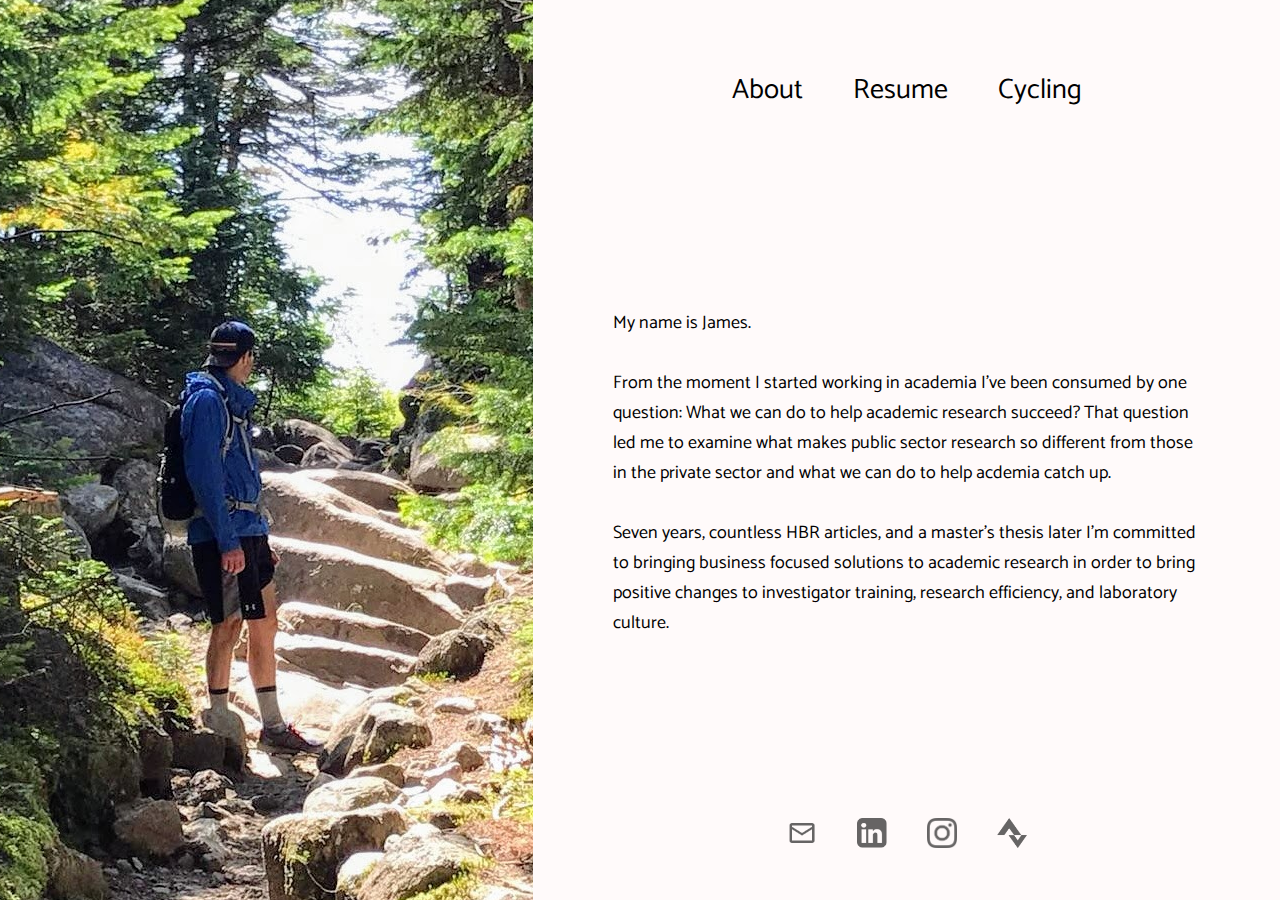
<file: index.html>
<html>
<head>
<title>James deMelo</title>
<meta name="viewport" content="width=device-width, initial-scale=1.0">
<link href='https://fonts.googleapis.com/css?family=Catamaran' rel='stylesheet'>
<link href="styles.css" type="text/css" rel="stylesheet" >
</head>

<body>
<div class="row">
	<div class="col-5 col-m-12 left">
		<!-- This is the left column where the pic goes -->
		<img src="images/distance.jpg" class="img" />
		<!-- The height=100% is the thing that lets it fit screen without scroll bars; the flex shrink above allows it to maintain sizing when adjusting screen size. However it shrinks it beyond repair when belox 600px. Still need a better solution. -->
	</div>
	
	<div class="col-7 col-m-12 right">
		<div class="navbar">
			<a href="index.html">About</a>
			<a href="professional.html">Resume</a>
			<!-- <a href="blacksquirrel.html">Black&nbsp;Squirrel</a> -->
			<a href="cycling.html">Cycling</a>
			<!-- <a href="bio.html">About&nbsp;Me</a> -->
		</div>
		<div class="body">
			My name is James.
			<br /><br />
			From the moment I started working in academia I've been consumed by one question: What we can do to help academic research succeed? That question led me to examine what makes public sector research so different from those in the private sector and what we can do to help acdemia catch up. 
			<br /><br />
			Seven years, countless HBR articles, and a master's thesis later I'm committed to bringing business focused solutions to academic research in order to bring positive changes to investigator training, research efficiency, and laboratory culture. 
		</div>
		<!-- reserved for future notices
		<div class="notice">
			Please bear with me while I put the finishing touches on the links above.<br />
			In the meantime you can use the links below to get in touch.<br />
			<br />
			Thank you!
		</div>
		-->
		<div class="social">
			<a href="mailto:info@jamesrdemelo.com">
				<img src="images/email.png"></a>
			<a href="https://www.linkedin.com/in/jrdemelo/">
				<img src="images/linkedin.png"></a>
			<a href=https://instagram.com/jamesonbikes>
				<img src="images/instagram.png"></a>
			<a href="https://strava.com/athletes/jamescantrun">
				<img src="images/strava4.png"></a>
		</div>
	</div>
</div>
</body>
</html>
</file>
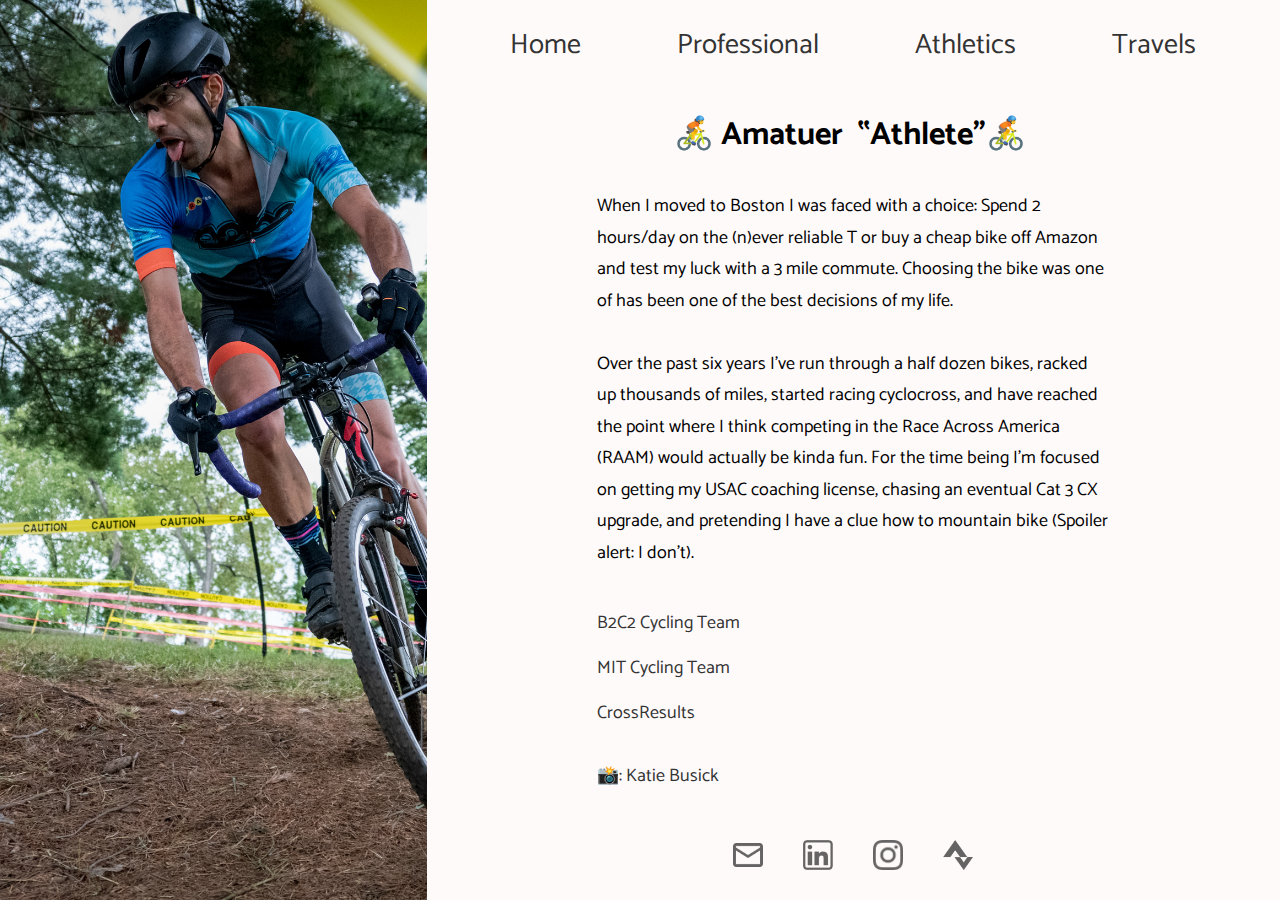
<file: athletics.html>
<html>
<head>
<title>James deMelo - Athletics</title>
<meta name="viewport" content="width=device-width, initial-scale=1.0">
<link href='https://fonts.googleapis.com/css?family=Catamaran' rel='stylesheet'>
<link href="primary.css" type="text/css" rel="stylesheet" >
</head>

<body>

<div class="row">
	<div class="col-4 col-m-12 leftath topath">
		<!-- This is the left column where the pic goes -->
		<img class="img" src="images/athletics.jpg" />
		<!-- The height=100% is the thing that lets it fit screen without scroll bars; the flex shrink above allows it to maintain sizing when adjusting screen size. However it shrinks it beyond repair when belox 600px. Still need a better solution. -->
	</div>

	<div class="col-8 col-m-12 right bottom">
		<div class="navbar mnavbar">
			<a href="index.html">Home</a>
			<a href="professional.html">Professional</a>
			<a href="athletics.html">Athletics</a>
			<a href="travels.html">Travels</a>
		</div>

		<div class="heading">
			<span class="flipper">🚴</span>&nbsp;Amatuer &nbsp;<span class="flipper">"</span>Athlete" <span class="flipper">&nbsp;🚴</span><br />
		</div>

		<div class="bodysub">
			When I moved to Boston I was faced with a choice: Spend 2 hours/day on the (n)ever reliable T or buy a cheap bike off Amazon and test my luck with a 3 mile commute. Choosing the bike was one of has been one of the best decisions of my life.<br /><br />
			Over the past six years I've run through a half dozen bikes, racked up thousands of miles, started racing cyclocross, and have reached the point where I think competing in the Race Across America (RAAM) would actually be kinda fun. For the time being I'm focused on getting my USAC coaching license, chasing an eventual Cat 3 CX upgrade, and pretending I have a clue how to mountain bike (Spoiler alert: I don't).<br /><br />
			<a href="https://b2c2cycling.com">B2C2 Cycling Team</a><br />
			<a href="http://cycling.mit.edu/">MIT Cycling Team</a><br />
			<a href="https://www.crossresults.com/racer/172600">CrossResults</a><br />
			<p></p>
			<a class="photocredits" href="https://katiebusick.smugmug.com/">📸: Katie Busick</a>
		</div>
		<!-- omitted reserved for future notices
		<div class="notice">
			 
			Please bear with me while I put the finishing touches on the links above.<br />
			In the meantime you can use the links below to get in touch.<br />
			<br />
			Thank you!
		</div>
		-->
		<div class="social">
			<div class="socialemail">
				<a href="mailto:info@jamesrdemelo.com">
				<img src="images/icons/blank.png"></a></div>
			<div class="sociallinked">
				<a href="https://www.linkedin.com/in/jrdemelo/">
				<img src="images/icons/blank.png"></a></div>
			<div class="socialinsta">
				<a href=https://instagram.com/jamesonbikes>
				<img src="images/icons/blank.png"></a></div>
			<div class="socialstrava">
				<a href="https://strava.com/athletes/jamescantrun">
				<img src="images/icons/blank.png"></a></div>

	</div>
</div>
</body>
</html>
</file>
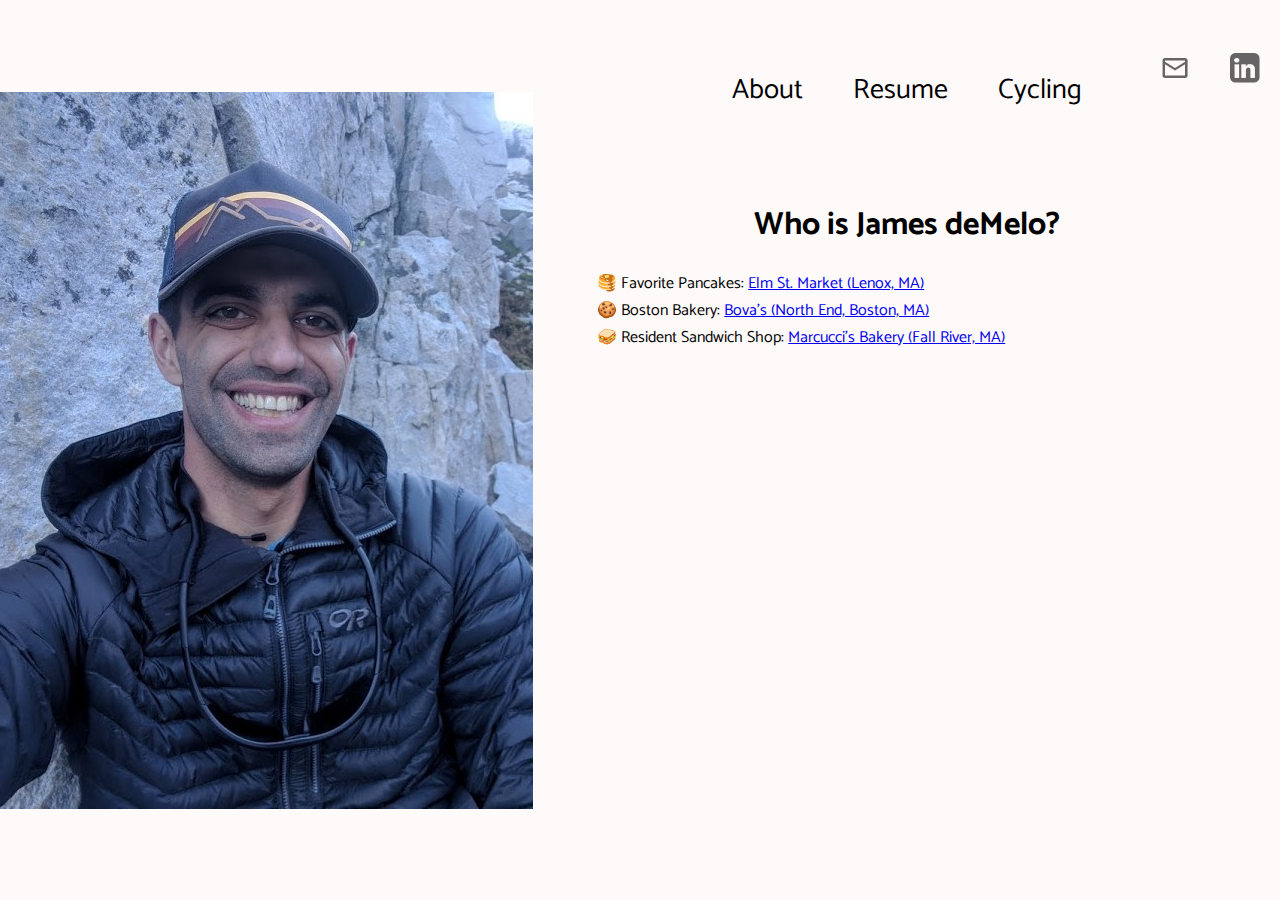
<file: bio.html>
<html>
<head>
<title>James deMelo - Biography</title>
<meta name="viewport" content="width=device-width, initial-scale=1.0">
<link href='https://fonts.googleapis.com/css?family=Catamaran' rel='stylesheet'>
<link href="styles.css" type="text/css" rel="stylesheet" >
</head>

<body>
<div class="row">
	<div class="col-5 col-m-12 leftbio">
		<!-- This is the left column where the pic goes -->
		<img src="images/jmtshark.jpg" class="img" />
		<!-- The height=100% is the thing that lets it fit screen without scroll bars; the flex shrink above allows it to maintain sizing when adjusting screen size. However it shrinks it beyond repair when belox 600px. Still need a better solution. -->
	</div>

	<div class="col-7 col-m-12 right">
		<div class="navbar">
			<a href="index.html">About</a>
			<a href="professional.html">Resume</a>
			<!-- <a href="blacksquirrel.html">Black&nbsp;Squirrel</a> -->
			<a href="cycling.html">Cycling</a>
			<!-- <a href="bio.html">About&nbsp;Me</a> -->
		</div>

			<div class="heading">
				Who is James deMelo?<p />
			</div>
			<!-- holding everyting out for editing 
		<div class="bodybio">
			- I batted .534 and stole 63 bases my second year of little league, at least according to my totally not dorky 'MLB Super Data Blaster'.<br />
			- I created a fully functional, web-based, biology video game using javascript in high school.<br />
			- I applied to college planning to studying music but ended up in a neuroscience lab.<br />
			- I ran my first ultramarathon without having run more than 14 miles.<br />
			- I probably (definitely) care way too much about Strava KOM's.<br /><br /> -->
			🥞 Favorite Pancakes:&nbsp;<a href="https://goo.gl/maps/KaRKRN7EC112">Elm St. Market (Lenox, MA)</a><br />
			🍪 Boston Bakery:&nbsp;<a href="https://goo.gl/maps/CuCxv2SNNc62">Bova's (North End, Boston, MA)</a><br />
			🥪 Resident Sandwich Shop:&nbsp;<a href="https://goo.gl/maps/RQKYXiKhcYQ2">Marcucci's Bakery (Fall River, MA)</a><br />
		</div>

		<!-- reserved for future notices
		<div class="notice">
			Please bear with me while I put the finishing touches on the links above.<br />
			In the meantime you can use the links below to get in touch.<br />
			<br />
			Thank you!
		</div>
		-->
		<div class="social">
			<a href="mailto:info@jamesrdemelo.com">
				<img src="images/email.png"></a>
			<a href="https://www.linkedin.com/in/jrdemelo/">
				<img src="images/linkedin.png"></a>
			<a href=https://instagram.com/jrsillythings>
				<img src="images/instagram.png"></a>
			<a href="https://strava.com/athletes/jamescantrun">
				<img src="images/strava4.png"></a>
		</div>
	</div>
</div>
</body>
</html>
</file>
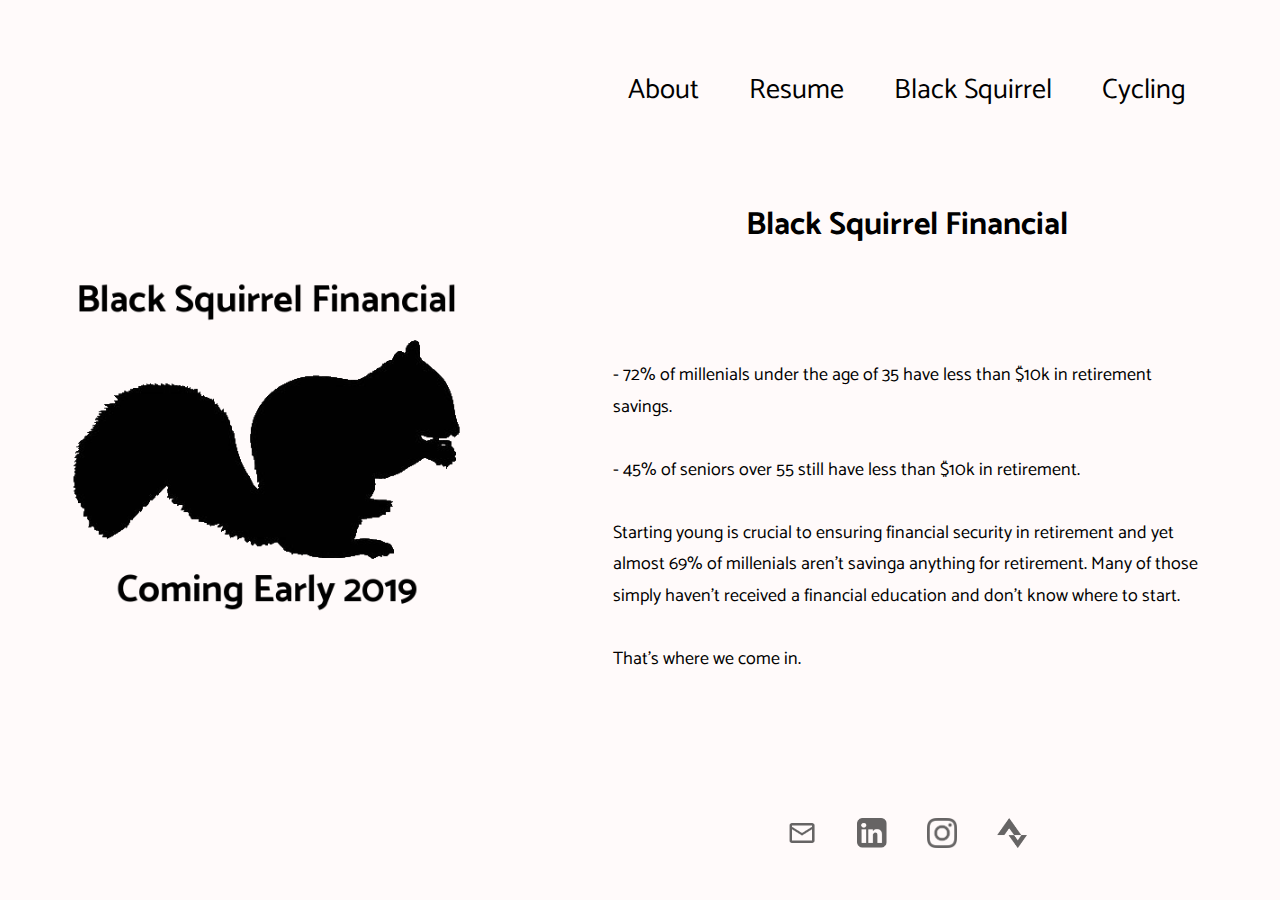
<file: blacksquirrel.html>
<html>
<head>
<title>James deMelo - Black Squirrel</title>
<meta name="viewport" content="width=device-width, initial-scale=1.0">
<link href='https://fonts.googleapis.com/css?family=Catamaran' rel='stylesheet'>
<link href="styles.css" type="text/css" rel="stylesheet" >
</head>

<body>
<div class="row">
	<div class="col-5 col-m-12 leftbs">
		<!-- This is the left column where the pic goes -->
		<img src="images/bsflogo.png" class="img" />
		<!-- The height=100% is the thing that lets it fit screen without scroll bars; the flex shrink above allows it to maintain sizing when adjusting screen size. However it shrinks it beyond repair when belox 600px. Still need a better solution. -->
	</div>

	<div class="col-7 col-m-12 right">
		<div class="navbar">
			<a href="index.html">About</a>
			<a href="professional.html">Resume</a>
			<a href="blacksquirrel.html">Black&nbsp;Squirrel</a>
			<a href="cycling.html">Cycling</a>
			<!-- <a href="bio.html">About&nbsp;Me</a> -->
		</div>
		<div class="heading">
			Black Squirrel Financial<br />
		</div>
		<div class="bodysub">
			- 72% of millenials under the age of 35 have less than $10k in retirement savings.<br /><br />
			- 45% of seniors over 55 still have less than $10k in retirement.<br />
			<br />
			Starting young is crucial to ensuring financial security in retirement and yet almost 69% of millenials aren't savinga anything for retirement. Many of those simply haven't received a financial education and don't know where to start.<br />
			<br />
			That's where we come in.
		</div>
		<!-- reserved for future notices
		<div class="notice">
			Please bear with me while I put the finishing touches on the links above.<br />
			In the meantime you can use the links below to get in touch.<br />
			<br />
			Thank you!
		</div>
		-->
		<div class="social">
			<a href="mailto:info@jamesrdemelo.com">
				<img src="images/email.png"></a>
			<a href="https://www.linkedin.com/in/jrdemelo/">
				<img src="images/linkedin.png"></a>
			<a href=https://instagram.com/jrsillythings>
				<img src="images/instagram.png"></a>
			<a href="https://strava.com/athletes/jamescantrun">
				<img src="images/strava4.png"></a>
		</div>
	</div>
</div>
</body>
</html>
</file>
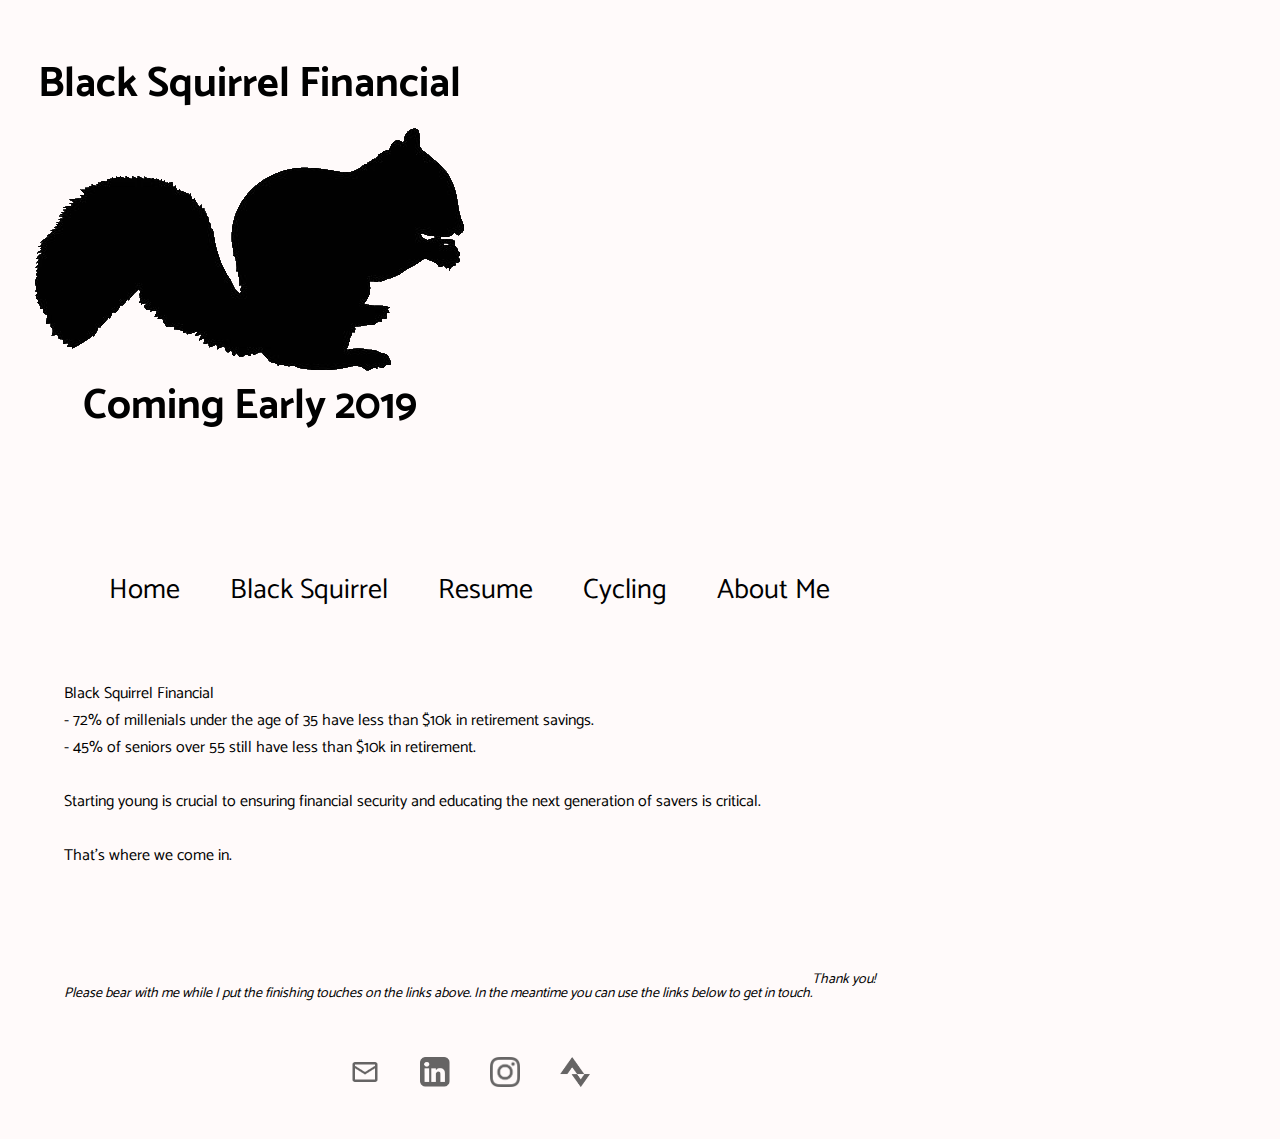
<file: bsfp.html>
<html>
<head>
<title>James deMelo - Black Squirrel</title>
<link href='https://fonts.googleapis.com/css?family=Catamaran' rel='stylesheet'>
<link href="styles.css" type="text/css" rel="stylesheet" >
</head>

<body>
<div class="row">
	<div class="leftbsfp">
		<!-- This is the left column where the pic goes -->
		<img src="images/bsflogo.png" class="img" />
		<!-- The height=100% is the thing that lets it fit screen without scroll bars; the flex shrink above allows it to maintain sizing when adjusting screen size. However it shrinks it beyond repair when belox 600px. Still need a better solution. -->
	</div>
	<div class="right">
		<div class="outerbox">
			<div class="navbarbox">
			<div class="navbar">
				<a href="index.html">Home</a>
				<a href="bsfp.html">Black Squirrel</a>
				<a href="professional.html">Resume</a>
				<a href="cycling.html">Cycling</a>
				<a href="bio.html">About Me</a>
				</div>
			</div>
		<div class="pitchbox">
			<div class="pitch">
				<div class="headingssubpage">
					Black Squirrel Financial<br />
				</div>
				<div class="bodytextbsfp">
					- 72% of millenials under the age of 35 have less than $10k in retirement savings. <br />
					- 45% of seniors over 55 still have less than $10k in retirement.<br />
					<br />
					Starting young is crucial to ensuring financial security and educating the next generation of savers is critical.<br />
					<br />
					That's where we come in.

				</div>
				<div class="notice">
					Please bear with me while I put the finishing touches on the links above.
					In the meantime you can use the links below to get in touch.
					<p />
					Thank you!
				</div>
			</div>
		</div>
			<div class="social">
				<a href="mailto:info@jamesrdemelo.com">
					<img src="images/email.png"></a>
				<a href="https://www.linkedin.com/in/jrdemelo/">
					<img src="images/linkedin.png"></a>
				<a href=https://instagram.com/jrsillythings>
					<img src="images/instagram.png"></a>
				<a href="https://strava.com/athletes/jamescantrun">
					<img src="images/strava4.png"></a>
			</div>
		</div>
	</div>
</div>
</body>
</html>
</file>
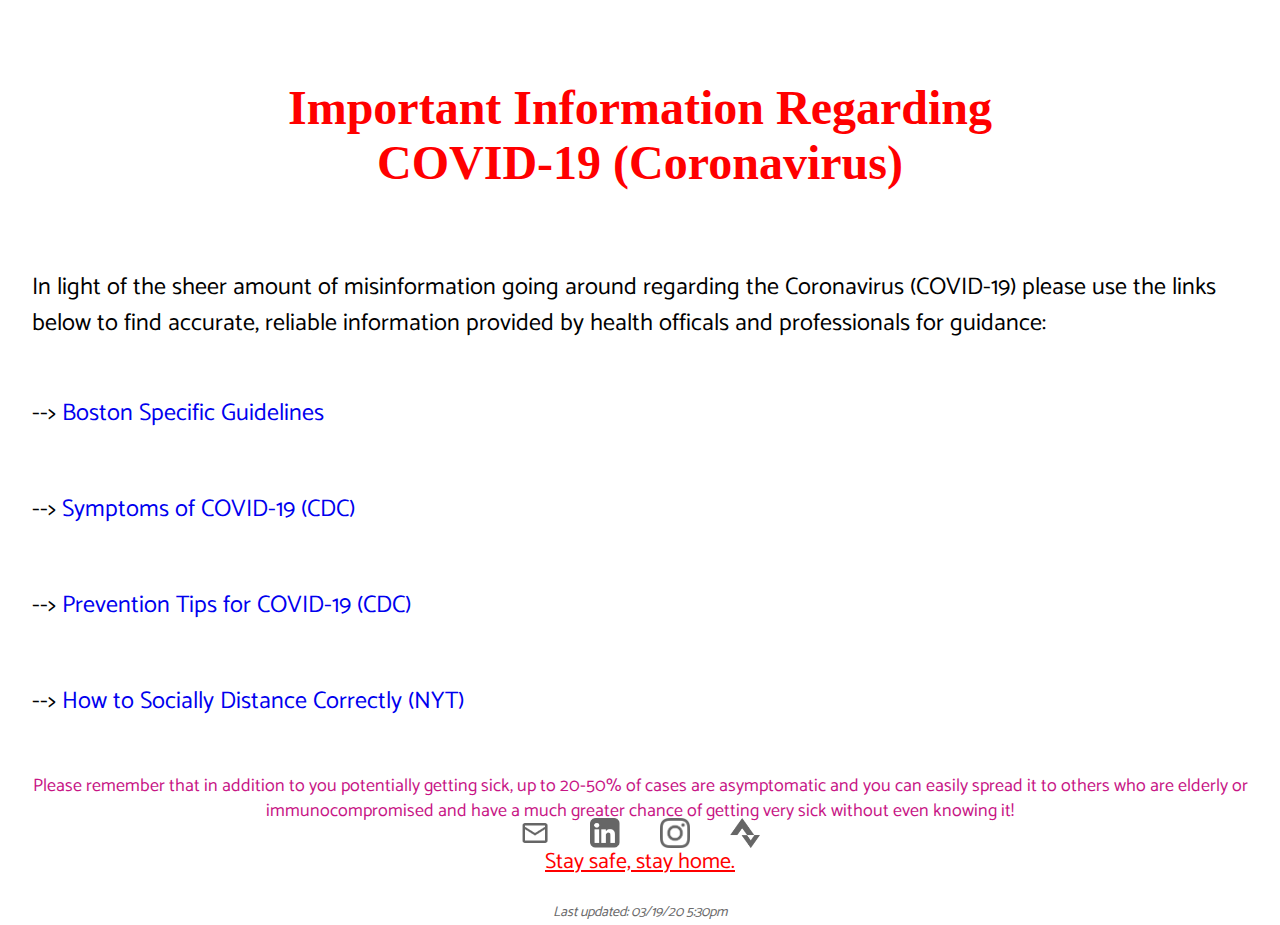
<file: covid.html>
<html>
<head>
<title>James deMelo - COVID-19 Information</title>
<meta name="viewport" content="width=device-width, initial-scale=1.0">
<link href='https://fonts.googleapis.com/css?family=Catamaran' rel='stylesheet'>
<link href="styles.css" type="text/css" rel="stylesheet" >
</head>

<body>
<!--
<div class="row">
	<div class="col-5 col-m-12 leftcyc">
		This is the left column where the pic goes
		<img src="images/distance.JPG" class="img" />
		The height=100% is the thing that lets it fit screen without scroll bars; the flex shrink above allows it to maintain sizing when adjusting screen size. However it shrinks it beyond repair when belox 600px. Still need a better solution.
	</div> 

	<div class="col-12 col-m-12 right">
		<div class="navbar">
			<a href="index.html">About</a>
			<a href="professional.html">Resume</a>
			<a href="blacksquirrel.html">Black&nbsp;Squirrel</a>
			<a href="cycling.html">Cycling</a>
			<a href="bio.html">About&nbsp;Me</a>
		</div>
 -->		

			<div class="headingc19">
				Important Information Regarding <br />COVID-19 (Coronavirus)<p />
			</div>
		<div class="bodyc19">
			In light of the sheer amount of misinformation going around regarding the Coronavirus (COVID-19) please use the links below to find accurate, reliable information provided by health officals and professionals for guidance:<p/>
			
			--> <a href="https://www.boston.gov/departments/public-health-commission/coronavirus-guidance">Boston Specific Guidelines</a><br />
			--> <a href="https://www.cdc.gov/coronavirus/2019-ncov/symptoms-testing/symptoms.html">Symptoms of COVID-19 (CDC)</a><br />
			--> <a href="https://www.cdc.gov/coronavirus/2019-ncov/prepare/prevention.html">Prevention Tips for COVID-19 (CDC)</a><br />
			--> <a style="padding-top: 220px;" href="http://jamesrdemelo.com/assets/SocialDistancingNYT">How to Socially Distance Correctly (NYT)</a><br />
			<p/>
			<div style="font-size: 18px; color: mediumvioletred;  line-height: 140%; text-align: center; text-decoration-style: italic">
			Please remember that in addition to you potentially getting sick, up to 20-50% of cases are asymptomatic and you can easily spread it to others who are elderly or immunocompromised and have a much greater chance of getting very sick without even knowing it!
				<div style="text-align: center; color: red; font-size: 22px; text-decoration: underline;">
				</br>Stay safe, stay home.</div>
				<div style="text-align: center; color: dimgrey; font-size: 14px; font-style: italic">
				</br>Last updated: 03/19/20 5:30pm</div>
			</div>
		</div>
		

		<!-- omitted reserved for future notices
		<div class="notice">
			 
			Please bear with me while I put the finishing touches on the links above.<br />
			In the meantime you can use the links below to get in touch.<br />
			<br />
			Thank you!
		</div>
		-->
		<div class="social">
			<a href="mailto:info@jamesrdemelo.com">
				<img src="images/email.png"></a>
			<a href="https://www.linkedin.com/in/jrdemelo/">
				<img src="images/linkedin.png"></a>
			<a href=https://instagram.com/jamesonbikes>
				<img src="images/instagram.png"></a>
			<a href="https://strava.com/athletes/jamescantrun">
				<img src="images/strava4.png"></a>
		</div>
	</div>
</div>
</body>
</html>
</file>
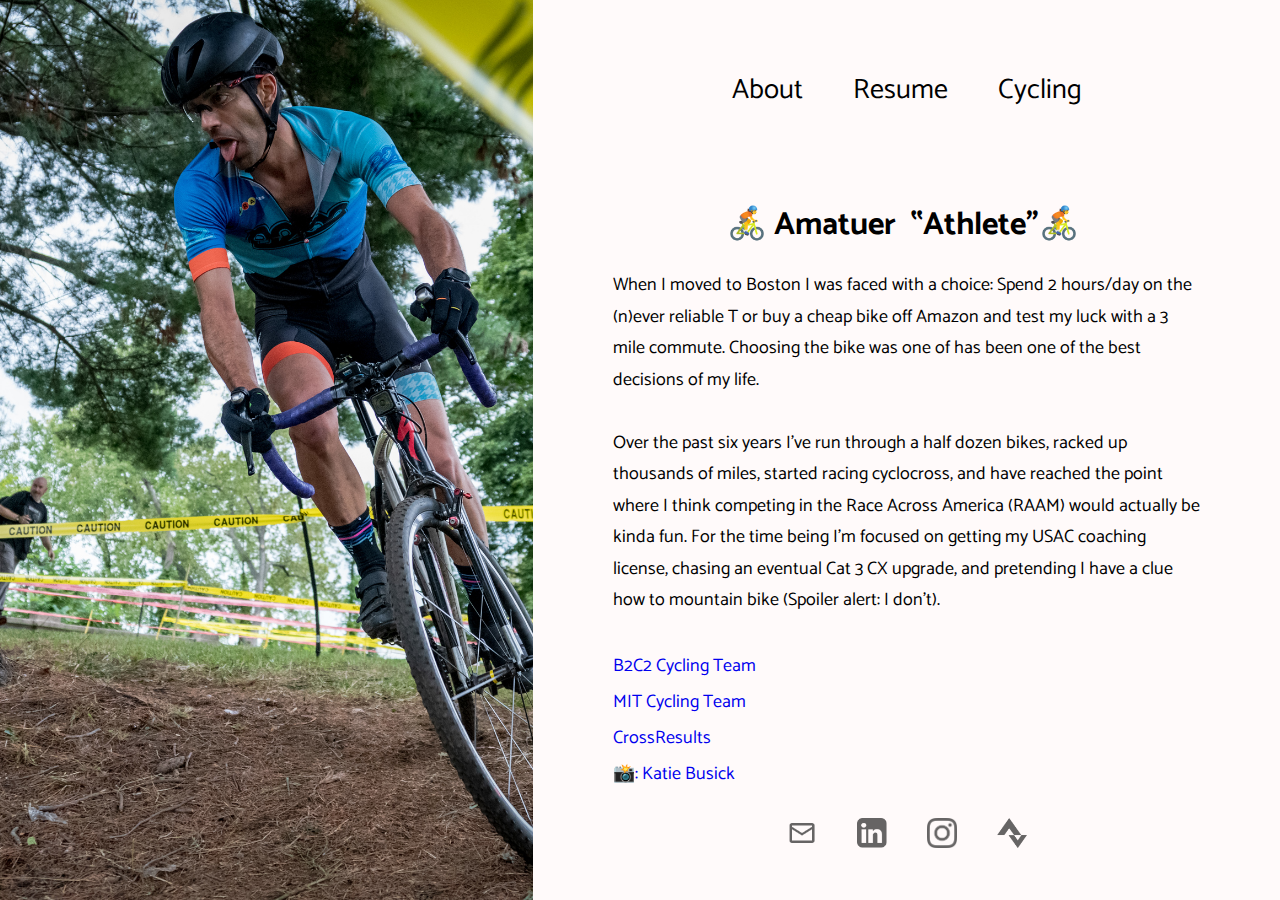
<file: cycling.html>
<html>
<head>
<title>James deMelo - Cycling</title>
<meta name="viewport" content="width=device-width, initial-scale=1.0">
<link href='https://fonts.googleapis.com/css?family=Catamaran' rel='stylesheet'>
<link href="styles.css" type="text/css" rel="stylesheet" >
</head>

<body>
<div class="row">
	<div class="col-5 col-m-12 leftcyc">
		<!-- This is the left column where the pic goes -->
		<img src="images/hydra.jpg" class="img" />
		<!-- The height=100% is the thing that lets it fit screen without scroll bars; the flex shrink above allows it to maintain sizing when adjusting screen size. However it shrinks it beyond repair when belox 600px. Still need a better solution. -->
	</div>

	<div class="col-7 col-m-12 right">
		<div class="navbar">
			<a href="index.html">About</a>
			<a href="professional.html">Resume</a>
			<!-- <a href="blacksquirrel.html">Black&nbsp;Squirrel</a> -->
			<a href="cycling.html">Cycling</a>
			<!-- <a href="bio.html">About&nbsp;Me</a> -->
		</div>
		<div class="heading">
			<span class="flipper">🚴</span>&nbsp;Amatuer &nbsp;<span class="flipper">"</span>Athlete" <span class="flipper">&nbsp;🚴</span><br />
		</div>
		<div class="bodycyc">
			When I moved to Boston I was faced with a choice: Spend 2 hours/day on the (n)ever reliable T or buy a cheap bike off Amazon and test my luck with a 3 mile commute. Choosing the bike was one of has been one of the best decisions of my life.<br /><br />
			Over the past six years I've run through a half dozen bikes, racked up thousands of miles, started racing cyclocross, and have reached the point where I think competing in the Race Across America (RAAM) would actually be kinda fun. For the time being I'm focused on getting my USAC coaching license, chasing an eventual Cat 3 CX upgrade, and pretending I have a clue how to mountain bike (Spoiler alert: I don't).<br /><br />
			<a href="https://b2c2cycling.com">B2C2 Cycling Team</a><br />
			<a href="http://cycling.mit.edu/">MIT Cycling Team</a><br />
			<a href="https://www.crossresults.com/racer/172600">CrossResults</a><br />
			<p></p>
			<a class="photocredits" href="https://katiebusick.smugmug.com/">📸: Katie Busick</a>
		</div>
		<!-- omitted reserved for future notices
		<div class="notice">
			 
			Please bear with me while I put the finishing touches on the links above.<br />
			In the meantime you can use the links below to get in touch.<br />
			<br />
			Thank you!
		</div>
		-->
		<div class="social">
			<a href="mailto:info@jamesrdemelo.com">
				<img src="images/email.png"></a>
			<a href="https://www.linkedin.com/in/jrdemelo/">
				<img src="images/linkedin.png"></a>
			<a href=https://instagram.com/jamesonbikes>
				<img src="images/instagram.png"></a>
			<a href="https://strava.com/athletes/jamescantrun">
				<img src="images/strava4.png"></a>
		</div>
	</div>
</div>
</body>
</html>
</file>
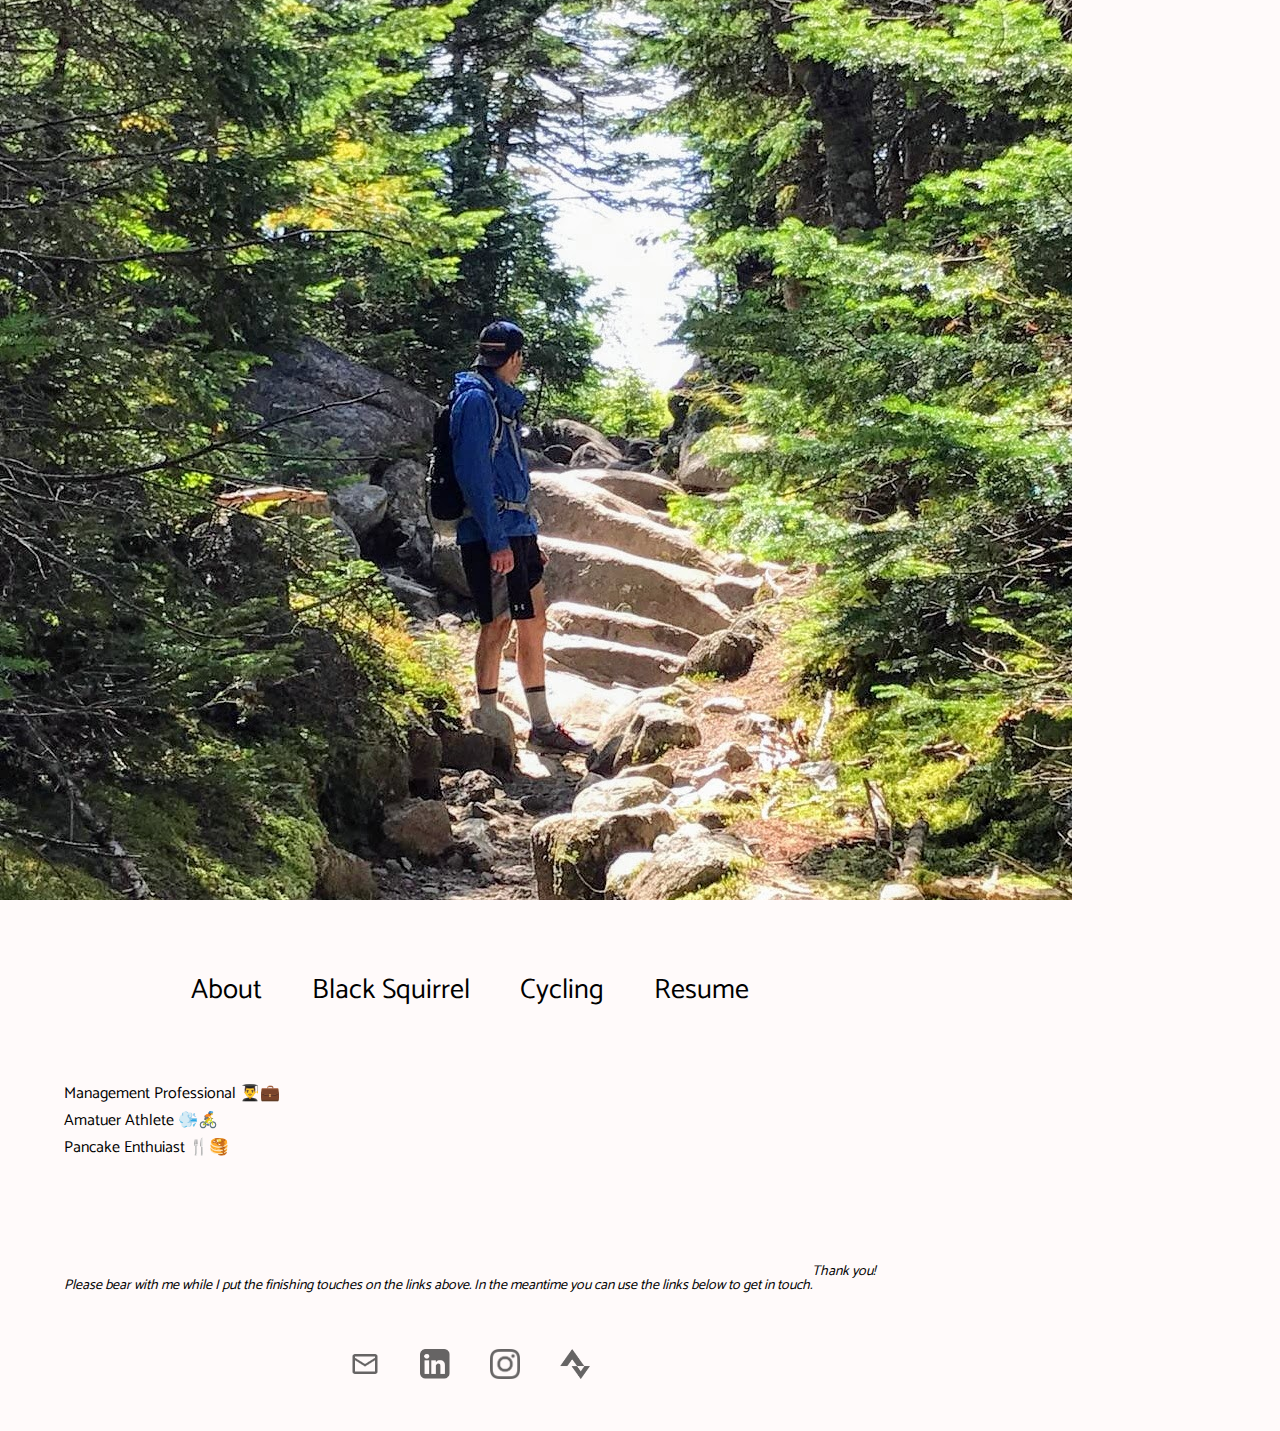
<file: index_edit.html>
<html>
<head>
<title>James R deMelo</title>
<link href='https://fonts.googleapis.com/css?family=Catamaran' rel='stylesheet'>
<link href="styles.css" type="text/css" rel="stylesheet" >
</head>

<body>
<div class="row">
	<div class="left">
		<!-- This is the left column where the pic goes -->
		<img src="distance.jpg" class="img" />
		<!-- The height=100% is the thing that lets it fit screen without scroll bars; the flex shrink above allows it to maintain sizing when adjusting screen size. However it shrinks it beyond repair when belox 600px. Still need a better solution. -->
	</div>
	<div class="right">
		<div class="outerbox">
			<div class="navbarbox">
			<div class="navbar">
				<a href="index.html">About</a>
				<a href="bsfp.html">Black Squirrel</a>
				<a href="cycling.html">Cycling</a>
				<a href="professional.html">Resume</a>
				</div>
			</div>
		<div class="pitchbox">
			<div class="pitch">
				<div class="headings">
					Management Professional 👨‍🎓💼 <br />
					Amatuer Athlete <span class="flipper">🚴‍️💨</span><br />
					Pancake Enthuiast 🍴🥞<br />
				</div>
				<div class="bodytext">
					
				</div>
				<div class="notice">
					Please bear with me while I put the finishing touches on the links above.
					In the meantime you can use the links below to get in touch.
					<p />
					Thank you!
				</div>
			</div>
		</div>
			<div class="social">
				<a href="mailto:info@jamesrdemelo.com">
					<img src="images/email.png"></a>
				<a href="https://www.linkedin.com/in/jrdemelo/">
					<img src="images/linkedin.png"></a>
				<a href=https://instagram.com/jrsillythings>
					<img src="images/instagram.png"></a>
				<a href="https://strava.com/athletes/jamescantrun">
					<img src="images/strava4.png"></a>
			</div>
		</div>
	</div>
</div>
</body>
</html>
</file>
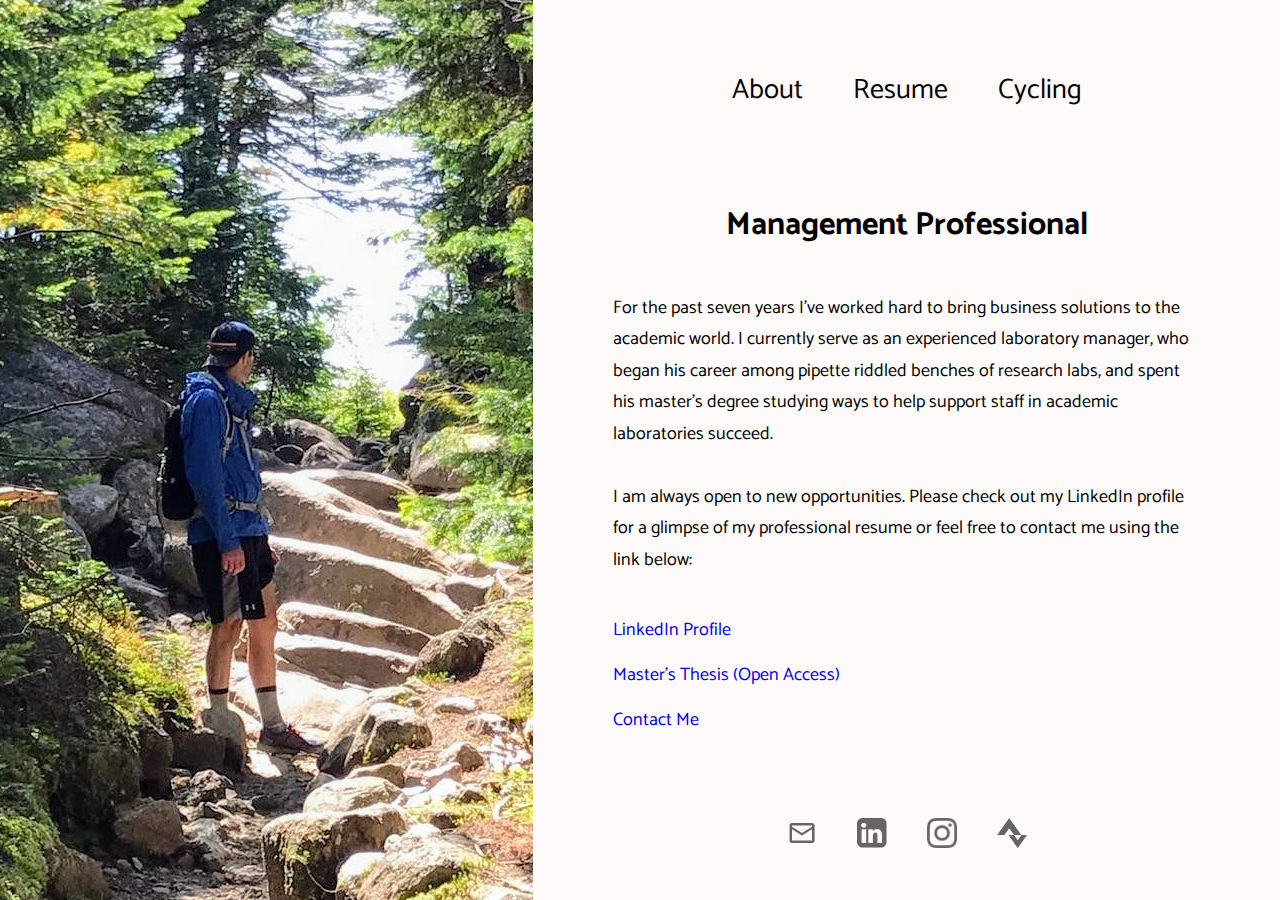
<file: professional.html>
<html>
<head>
<title>James deMelo - Professional Resume</title>
<meta name="viewport" content="width=device-width, initial-scale=1.0">
<link href='https://fonts.googleapis.com/css?family=Catamaran' rel='stylesheet'>
<link href="styles.css" type="text/css" rel="stylesheet" >
</head>

<body>
<div class="row">
	<div class="col-5 col-m-12 left">
		<!-- This is the left column where the pic goes -->
		<img src="images/distance.jpg" class="img" />
		<!-- The height=100% is the thing that lets it fit screen without scroll bars; the flex shrink above allows it to maintain sizing when adjusting screen size. However it shrinks it beyond repair when belox 600px. Still need a better solution. -->
	</div>

	<div class="col-7 col-m-12 right">
		<div class="navbar">
			<a href="index.html">About</a>
			<a href="professional.html">Resume</a>
			<!-- <a href="blacksquirrel.html">Black&nbsp;Squirrel</a> -->
			<a href="cycling.html">Cycling</a>
			<!-- <a href="bio.html">About&nbsp;Me</a> -->
		</div>
		<div class="heading">
			Management Professional<br />
		</div>
		<div class="bodysub">
			For the past seven years I've worked hard to bring business solutions to the academic world. I currently serve as an experienced laboratory manager, who began his career among pipette riddled benches of research labs, and spent his master's degree studying ways to help support staff in academic laboratories succeed.<br /><br />
			I am always open to new opportunities. Please check out my LinkedIn profile for a glimpse of my professional resume or feel free to contact me using the link below:<br /><br />
			
			<a href="https://www.linkedin.com/in/jrdemelo/">LinkedIn Profile</a><br />
			<a href="http://nrs.harvard.edu/urn-3:HUL.InstRepos:37945102">Master's Thesis (Open Access)</a><br />
			<a href="mailto:work@jamesrdemelo.com">Contact Me</a><br />
		</div>
		<!-- held for future notices
		<div class="notice">
			Please bear with me while I put the finishing touches on the links above.<br />
			In the meantime you can use the links below to get in touch.<br />
			<br />
			Thank you!
		</div>
		-->
		<div class="social">
			<a href="mailto:info@jamesrdemelo.com">
				<img src="images/email.png"></a>
			<a href="https://www.linkedin.com/in/jrdemelo/">
				<img src="images/linkedin.png"></a>
			<a href=https://instagram.com/jamesonbikes>
				<img src="images/instagram.png"></a>
			<a href="https://strava.com/athletes/jamescantrun">
				<img src="images/strava4.png"></a>
		</div>
	</div>
</div>
</body>
</html>
</file>
<file: styles.css>
* {box-sizing: border-box; }
body {margin: 0 !important; padding: 0 !important; font-family: "Catamaran","Palatino Linotype", "Book Antiqua", Palatino, sans-serif; }
/* creating the columns for the grid */
@media only screen and (min-width: 769px) {
	.col-1 {width: 8.33%;}
	.col-2 {width: 16.66%;}
	.col-3 {width: 25%;}
	.col-4 {width: 33.33%;}
	.col-5 {width: 41.66%;}
	.col-6 {width: 50%;}
	.col-7 {width: 58.33%;} 
	.col-8 {width: 66.66%;}
	.col-9 {width: 75%;}
	.col-10 {width: 83.33%;}
	.col-11 {width: 91.66%;}
	.col-12 {width: 100%;}
	
	.left {float: left; display: grid; height: 100%; background-color: snow; justify-content: center; align-content: center; overflow: hidden; }
	.left img {object-fit: cover; }
	.leftbs {height: 100%; float: left; display: grid; background-color: snow; justify-content: center; align-items: center; overflow: hidden; }
	.leftbs img {max-height: 450px; max-width: 450px; object-fit: cover; }
	.leftcyc {float: left; display: inline-flex; height: 100%; background-color: snow; justify-content: center; align-content: center; overflow: hidden; }
	.leftcyc img {height: auto; object-fit: contain; object-position: 50% 70%;}
	.leftbio {float: left; display: grid; height: 100%; background-color: snow; justify-content: center; align-content: center; overflow: hidden; }
	.leftbio img {object-fit: cover; object-position: 44% 60%; }
	.right {float: left; display: inline-block; padding: 0% 5% 0% 5%; background-color: snow; justify-content: center; align-items: center; overflow: hidden; }

	.navbar {height: 20%; display: flex; font-size: 28px; flex-wrap: wrap; align-items: center; align-content: center; justify-content: center; text-align: center; }
	.navbar a:link, a:visited {color: black; padding-left: 25px; padding-right: 25px; text-decoration: none; }	
	.navbar a:hover, a:active {color: darkorchid; padding-left: 25px; padding-right: 25px; text-decoration: none; }
	/* CHANGE BACK TO 15px WHEN YOU RE ADD BSFP - */

	.heading {height: 10%; display: flex; justify-content: center; align-items: center; font-size: 32px; flex-wrap: wrap; color: black; font-weight: bold; }
	.headingc19 {height: 30%; display: flex; justify-content: center; align-items: center; font-size: 48px; flex-wrap: wrap; color: red; font-weight: bold; text-align: center; font-family: Catamaran Black; }


	.body {height: 65%; display: flex; align-items: center; font-size: 18px; flex-wrap: wrap; color: black line-height: 175%; padding: 0% 2.5% 0% 2.5%;}
	.bodysub {height: 55%; display: flex; justify-content: left; align-items: center; font-size: 18px; flex-wrap: wrap; color: black; line-height: 175%;  padding: 0% 2.5% 0% 2.5%; }
	.bodysub a {display: contents; line-height: 250%; }
	.bodycyc {height: 55%; display: flex; align-items: center; vertical-align: center; font-size: 18px; flex-wrap: wrap; color: black; line-height: 175%; padding: 0% 2.5% 0% 2.5%; }	
	.bodycyc a {display: contents; line-height: 200%; }
	.bodybio {height: 55%; display: flex; align-items: center; vertical-align: center; font-size: 18px; flex-wrap: wrap; color: black; line-height: 175%; padding: 0% 2.5% 0% 2.5%; }
	.bodybio a {display: contents; line-height: 200%; }
	.bodyc19 {height: 55%; display: flex; align-items: center; vertical-align: top; font-size: 24px; flex-wrap: wrap; color: black; line-height: 150%; padding: 0% 2.5% 0% 2.5%; }
	.bodyc19 a {width: 100%; display: contents; line-height: 400%; text-align: center; }

	.notice {height: 15%; display: flex; font-size: 14px; color: black; font-style: italic; line-height: 150%; align-items:flex-end; justify-content: center; text-align: center; flex-wrap: wrap; }
	/* To re-add notices for desktop remove comments in individual files AND SUBTRACT 15% EACH FROM BODY SECTIONS ABOVE */

	.social {height: 15%; display:flex; align-items: center; justify-content: center; text-align: center; }
	.social img {display: flex; padding: 20px 20px 20px 20px; height: 70px; text-align: center; opacity: 0.60; filter: alpha(opacity=60); }
	.social img:hover {opacity: 1.0; filter: alpha(opacity=100); }
	.social a:hover, a:active {padding: 0px 0px 0px 0px; } /*This section here is necessary to overwrite the previous/parent settings for links in this section, otherwise it just goes back and takes the parent settings from the navbar */
}
/* creating the columns for mobile */
@media only screen and (max-width: 768px) {
	.col-m-1 {width: 8.33%;}
	.col-m-2 {width: 16.66%;}
	.col-m-3 {width: 25%;}
	.col-m-4 {width: 33.33%;}
	.col-m-5 {width: 41.66%;}
	.col-m-6 {width: 50%;}
	.col-m-7 {width: 58.33%;}
	.col-m-8 {width: 66.66%;}
	.col-m-9 {width: 75%;}
	.col-m-10 {width: 83.33%;}
	.col-m-11 {width: 91.66%;}
	.col-m-12 {width: 100%;}
	
	.left {display: flex; background-color: snow; justify-content: center; align-items: center; overflow: hidden; }
	.left img {width: 100%; max-height: 280px; object-fit: none; overflow-x: hidden; }
	.leftbs {float: left; display: flex; background-color: snow; justify-content: center; align-items: center; overflow: hidden; }
	.leftbs img {max-height: 280px; align-items: center; }
	.leftcyc {display: block; background-color: snow; justify-content: center; align-items: center; overflow: hidden; }
	.leftcyc img {width: 100%; max-height: 280px; object-fit: none; object-position: 47% 8%; overflow-x: hidden; }
	.leftbio {display: block; background-color: snow; justify-content: center; align-items: center; overflow: hidden; }
	.leftbio img {width: 100%; max-height: 280px; object-fit: none; object-position: 48% 26%; overflow-x: hidden; }
	.right {float: left; display: inline-block; padding: 2.5% 5% 0% 5%; background-color: snow; justify-content: center; align-items: center; overflow: hidden; }

	.navbar {display: block; font-size: 24px; flex-wrap: wrap; align-items: center; justify-content: center; text-align: center; padding-top: 10px; }
	.navbar a:link, a:visited {color: black; padding-left: 20px; padding-right: 20px; text-decoration: none; }	
	.navbar a:hover, a:active {color: darkorchid; padding-left: 20px; padding-right: 20px; text-decoration: none; }
	/* CHANGE BACK TO 15px WHEN YOU RE ADD BSFP - Flexbox lets it adjust, align/justify centers everything, flex-wrap allows it to become one column when the page is too small, minwidth doesn't allow it to bleed into one another */

	.heading {height: 10%; display: block; justify-content: center; text-align: center; font-size: 28px; flex-wrap: wrap; color: black; font-weight: bold; padding-top: 5%; }
	.headingc19 {height: 30%; display: flex; justify-content: center; align-items: center; font-size: 28px; flex-wrap: wrap; color: red; font-weight: bold; text-align: center; font-family: Catamaran Black; }

	.body {display: flex; align-items: center; font-size: 18px; flex-wrap: wrap; color: black line-height: 175%; padding: 5% 2.5% 2.5% 2.5%;}
	.bodysub {display: block; align-items: center; font-size: 18px; flex-wrap: wrap; color: black line-height: 175%; padding: 5% 2.5% 2.5% 2.5%;}
	.bodysub a {display: contents; line-height: 250%; }
	.bodycyc {display: block; align-items: center; font-size: 18px; flex-wrap: wrap; color: black line-height: 175%; padding: 5% 2.5% 2.5% 2.5%;}
	.bodycyc a {line-height: 250%; }
	.bodybio {display: block; align-items: center; font-size: 18px; flex-wrap: wrap; color: black line-height: 175%; padding: 5% 2.5% 2.5% 2.5%;}
	.bodybio a {display: block; }
	.photocredits a {display: block; color: gray; font-size: 14px; }
	.bodyc19 {height: 55%; display: flex; align-items: top; justify-content: center; flex-direction: column; font-size: 18px; flex-wrap: wrap; color: black; line-height: 150%; padding: 0% 2.5% 0% 2.5%; }
	.bodyc19 a {width: 100%; display: contents; line-height: 400%; text-align: center; }


	.notice {display: flex; font-size: 12px; color: black; font-style: italic; line-height: 150%; align-items:flex-end; justify-content: center; text-align: center; flex-wrap: wrap; padding-top: 5%; }
	/* To re-add notices for mobile just remove comments in individual files */

	.social {display: flex; align-items: center; justify-content: center; align-content: center; text-align: center; padding-top: 5%; }
	.social img {padding: 18px 18px 18px 18px; height: 64px; opacity: 0.60; filter: alpha(opacity=60); }
	.social img:hover {opacity: 1.0; filter: alpha(opacity=100); }
	.social a:hover, a:active {padding: 0px 0px 0px 0px; } /*This section here is necessary to overwrite the previous/parent settings for links in this section, otherwise it just goes back and takes the parent settings from the navbar */

}
.row {background-color: snow; }
.row::after {background-color: snow; content: ""; clear: both; display: table; }

/* Old janky css here
.headings {display: block; text-align: left; font-size: 32px; flex-wrap: wrap; color: black; font-weight: normal; line-height: 200%; max-height: 280px}
.headingssub {display: block; text-align: left; font-size: 32px; flex-wrap: wrap; color: black; font-weight: normal; line-height: 200%; max-height: 280px; word-wrap: break-word;}

.bodytextsub {text-align: left; justify-content: left; align-self: center; font-size: 18px; flex-wrap: wrap; color: black; line-height: 175%; }
.bodytextsub img {padding: 10px 20px 10px 20px; height: 300px; text-align: center; }
 */


.flipper {display: inline-block; -moz-transform: scale(-1, 1); -webkit-transform: scale(-1, 1); -o-transform: scale(-1, 1); -ms-transform: scale(-1, 1); transform: scale(-1, 1); }
</file>
<file: primary.css>
* {box-sizing: border-box; }
body {margin: 0 !important; padding: 0 !important; font-family: "Catamaran","Palatino Linotype", "Book Antiqua", Palatino, sans-serif; }

/* styles for anything over smalls screens */
@media only screen and (min-width: 769px) {
	.col-1 {width: 8.33%;}
	.col-2 {width: 16.66%;}
	.col-3 {width: 25%;}
	.col-4 {width: 33.33%;}
	.col-5 {width: 41.66%;}
	.col-6 {width: 50%;}
	.col-7 {width: 58.33%;} 
	.col-8 {width: 66.66%;}
	.col-9 {width: 75%;}
	.col-10 {width: 83.33%;}
	.col-11 {width: 91.66%;}
	.col-12 {width: 100%;}
	
	/* structural styles for the left side of the website; seperate because of img shifts */
	.left {float: left; display: inline-flex; height: 100vh; width: 33.33% !important;  background-color: snow; justify-content: center; align-content: center; overflow: hidden; }
	.left img {width: 100%; height: auto; display: block; object-fit: cover; margin-left: auto; margin-right: auto; }

	.leftath {float: left; display: inline-flex; height: 100vh; width: 33.33% !important;  background-color: snow; justify-content: center; align-content: center; overflow: hidden; }
	.leftath img {width: 100%; height: auto; display: block; object-fit: cover; margin-left: auto; margin-right: auto; }

	.leftpro {float: left; display: inline-flex; height: 100vh; width: 33.33% !important;  background-color: snow; justify-content: center; align-content: center; overflow: hidden; }
	.leftpro img {width: 100%; height: auto; display: block; object-fit: cover; margin-left: auto; margin-right: auto; }

	.lefttrav {float: left; display: inline-flex; height: 100vh; width: 33.33% !important;  background-color: snow; justify-content: center; align-content: center; overflow: hidden; }
	.lefttrav img {width: 100%; height: auto; display: block; object-fit: cover; object-position: 0px 0px; margin-left: auto; margin-right: auto; }

	/* structural style for the right side of the website */
	.right {float: left; display: inline-block; padding: 0% 0% 0% 0%; background-color: snow; justify-content: center; align-items: center; overflow: hidden; }

 	/* body navbar for all pages - */
	.navbar {height: 10%; display: flex; position: sticky; font-size: 28px; color:gold ; flex-wrap: wrap; align-items: center; align-content: center; justify-content: space-evenly; text-align: center; }
		.navbar a:link, a:visited {color: #333333; padding-left: 12px; padding-right: 12px; text-decoration: none; }
		.navbar a:hover {color: darkorchid; padding-left: 12px; padding-right: 12px; text-decoration: overline; text-decoration-thickness: 1.5px; }

	/* CHANGE BACK TO 15px WHEN YOU RE ADD BSFP - */

	/* body headings */
	.heading {height: 10%; display: flex; align-content: center; justify-content: center; font-size: 32px; flex-wrap: wrap; color: black; font-weight: bold; padding: 0% 15% 0% 15%; }

	/* body styles; sub carries for all secondary pages less travel */
	.body {height: 80%; display: block; justify-content: left; align-content: center; font-size: 18px; flex-wrap: wrap; color: black; line-height: 175%;  padding: 0% 20% 0% 20%;}
	.bodysub {height: 70%; display: block; justify-content: left; align-content: center; font-size: 18px; flex-wrap: wrap; color: black; line-height: 175%;  padding: 0% 20% 0% 20%;}
		.bodysub a {display: contents; line-height: 250%; }
		.bodysub a:link, a:visited {color: #333333; padding-left: 12px; padding-right: 12px; text-decoration: none; }
		.bodysub a:hover, a:active {color: darkorchid; padding-left: 12px; padding-right: 12px; text-decoration: none; }
	.bodytravel {height: 70%; display: flex; align-items: top; overflow: auto;}

	/* styles for the travel albums and captions on the lightbox page */
	.travel-albums {width:100%; min-height: 70vh; min-width: 0; display: flex; align-content: space-evenly; justify-content: space-evenly; vfont-size: 18px; flex-wrap: wrap; color: black; line-height: 100%; padding: 0% 10% 0% 10%; }
		.travel-albums a {display: contents; line-height: 100%; text-align: center; }
		.travel-albums img {width: 100%; height: auto; max-width: 200px; max-height: 200px; aspect-ratio: 1/1; object-fit: cover; border-radius: var(--border-radius); }
		.travel-albums figure {margin: 20px 20px 20px 20px; }
		.travel-albums figcaption {max-width: 200px;font-size: 115%; padding: 5% 0% 0% 0%; }

	/* styles for the footer and links */
	.social {height: 10%; display:flex; align-items: center; justify-content: center; text-align: center; }
	.social img {display: flex; padding: 20px 20px 20px 20px; height: 70px; text-align: center; opacity: 0.60; filter: alpha(opacity=60); color: orange; }
	.social img:hover {opacity: 1.0; filter: alpha(opacity=100); }
	
	.socialemail {height: 10%; display:flex; align-items: center; justify-content: center; text-align: center; border: 0; }
	.socialemail img {height: 70px; width: 70px; border: 0;  background-image: url("images/icons/email.png"); background-size: 30px 30px; background-repeat: no-repeat; background-position: center; display: flex; padding: 20px 20px 20px 20px; text-align: center; opacity: 0.60; }
	.socialemail img:hover {border: 0; opacity: 1.0; filter: alpha(opacity=100); background-image: url("images/icons/email-active.png"); }

	.sociallinked {height: 10%; display:flex; align-items: center; justify-content: center; text-align: center; border: 0; }
	.sociallinked img {height: 70px; width: 70px; border: 0;  background-image: url("images/icons/linkedin.png"); background-size: 30px 30px; background-repeat: no-repeat; background-position: center; display: flex; padding: 20px 20px 20px 20px; text-align: center; opacity: 0.60; }
	.sociallinked img:hover {border: 0; opacity: 1.0; filter: alpha(opacity=100); background-image: url("images/icons/linkedin-active.png"); }

	.socialinsta {height: 10%; display:flex; align-items: center; justify-content: center; text-align: center; border: 0; }
	.socialinsta img {height: 70px; width: 70px; border: 0;  background-image: url("images/icons/instagram.png"); background-size: 30px 30px; background-repeat: no-repeat; background-position: center; display: flex; padding: 20px 20px 20px 20px; text-align: center; opacity: 0.60; }
	.socialinsta img:hover {border: 0; opacity: 1.0; filter: alpha(opacity=100); background-image: url("images/icons/instagram-active.png"); }

	.socialstrava {height: 10%; display:flex; align-items: center; justify-content: center; text-align: center; border: 0; }
	.socialstrava img {height: 70px; width: 70px; border: 0;  background-image: url("images/icons/strava.png"); background-size: 30px 30px; background-repeat: no-repeat; background-position: center; display: flex; padding: 20px 20px 20px 20px; text-align: center; opacity: 0.60; }
	.socialstrava img:hover {border: 0; opacity: 1.0; filter: alpha(opacity=100); background-image: url("images/icons/strava-active.png"); }

}


/* creating the columns for mobile */
@media only screen and (max-width: 768px) {
	.col-m-1 {width: 8.33%;}
	.col-m-2 {width: 16.66%;}
	.col-m-3 {width: 25%;}
	.col-m-4 {width: 33.33%;}
	.col-m-5 {width: 41.66%;}
	.col-m-6 {width: 50%;}
	.col-m-7 {width: 58.33%;}
	.col-m-8 {width: 66.66%;}
	.col-m-9 {width: 75%;}
	.col-m-10 {width: 83.33%;}
	.col-m-11 {width: 91.66%;}
	.col-m-12 {width: 100%;}
	
	.top {height: 20%; display: flex; background-color: snow; justify-content: center; align-items: center; overflow: hidden; }
	.top img {width: 100%; max-height: 280px; object-fit: cover; overflow-x: hidden; }
	
	.topath {height: 20%; display: block; background-color: snow; justify-content: center; align-items: center; overflow: hidden; }
	.topath img {width: 100%; max-height: 280px; object-fit: cover; object-position: 0% 0%; overflow-x: hidden; }
	
	.toppro {height: 20%; display: flex; background-color: snow; justify-content: center; align-items: center; overflow: hidden; }
	.toppro img {width: 100%; max-height: 280px; object-fit: cover; overflow-x: hidden; }

	.toptrav {height: 20%; display: flex; background-color: snow; justify-content: center; align-items: baseline; overflow: hidden; }
	.toptrav img {width: 100%; max-height: 280px; object-fit: cover; overflow-x: hidden; }

	.bottom {height: 80%; float: left; display: inline-block; padding: 0% 0% 0% 0%; background-color: snow; justify-content: space-evenly; align-items: center; overflow: auto; }


	.mnavbar {height: 10%; display: flex; position: sticky; font-size: max(18px); flex-wrap: wrap; align-items: center; justify-content: center; text-align: center; padding-top: 10px; overflow: hidden; }
	.mnavbar a:link, a:visited {color: black; padding-left: 12px; padding-right: 12px; text-decoration: none; }	
	.mnavbar a:hover, a:active {color: darkorchid; padding-left: 12px; padding-right: 12px; text-decoration: none; }
	/* CHANGE BACK TO 15px WHEN YOU RE ADD BSFP - Flexbox lets it adjust, align/justify centers everything, flex-wrap allows it to become one column when the page is too small, minwidth doesn't allow it to bleed into one another */

	.heading {height: 10%; display: flex; justify-content: center; align-content: center; font-size: max(18px); flex-wrap: wrap; color: black; font-weight: bold; position: sticky; }

	.body {height: 80%; display: block; align-content: center; font-size: 18px; flex-wrap: wrap; color: black; line-height: 175%; padding: 0% 10% 0% 10%; overflow: auto; }
	.bodysub {height: 70%; display: block; align-content: center; font-size: 18px; flex-wrap: wrap; color: black line-height: 175%; padding: 0% 10% 0% 10%; overflow: auto; }
	.bodysub a {display: contents; line-height: 250%; }
	.bodytravel {height: 70%; min-width: 0; display: flex; align-content: space-evenly; justify-content: space-evenly; vfont-size: 18px; flex-wrap: wrap; color: black; line-height: 100%; padding: 0% 5% 0% 5%; overflow: auto; }

	.photocredits a {display: block; color: gray; font-size: 14px; }

	.notice {display: flex; font-size: 12px; color: black; font-style: italic; line-height: 150%; align-items:flex-end; justify-content: center; text-align: center; flex-wrap: wrap; padding-top: 5%; }
	/* To re-add notices for mobile just remove comments in individual files */

	/* styles for the footer and links */
	.social {height: 10%; display:flex; align-items: center; justify-content: center; text-align: center; position: sticky; overflow: hidden; }
	.social img {display: flex; padding: 20px 20px 20px 20px; height: 70px; text-align: center; opacity: 0.60; filter: alpha(opacity=60); color: orange; }
	.social img:hover {opacity: 1.0; filter: alpha(opacity=100); }
	
	.socialemail {height: 10%; display:flex; align-items: center; justify-content: center; text-align: center; border: 0; }
	.socialemail img {height: 70px; width: 70px; border: 0;  background-image: url("images/icons/email.png"); background-size: 30px 30px; background-repeat: no-repeat; background-position: center; display: flex; padding: 20px 20px 20px 20px; text-align: center; opacity: 0.60; }
	.socialemail img:hover {border: 0; opacity: 1.0; filter: alpha(opacity=100); background-image: url("images/icons/email-active.png"); }

	.sociallinked {height: 10%; display:flex; align-items: center; justify-content: center; text-align: center; border: 0; }
	.sociallinked img {height: 70px; width: 70px; border: 0;  background-image: url("images/icons/linkedin.png"); background-size: 30px 30px; background-repeat: no-repeat; background-position: center; display: flex; padding: 20px 20px 20px 20px; text-align: center; opacity: 0.60; }
	.sociallinked img:hover {border: 0; opacity: 1.0; filter: alpha(opacity=100); background-image: url("images/icons/linkedin-active.png"); }

	.socialinsta {height: 10%; display:flex; align-items: center; justify-content: center; text-align: center; border: 0; }
	.socialinsta img {height: 70px; width: 70px; border: 0;  background-image: url("images/icons/instagram.png"); background-size: 30px 30px; background-repeat: no-repeat; background-position: center; display: flex; padding: 20px 20px 20px 20px; text-align: center; opacity: 0.60; }
	.socialinsta img:hover {border: 0; opacity: 1.0; filter: alpha(opacity=100); background-image: url("images/icons/instagram-active.png"); }

	.socialstrava {height: 10%; display:flex; align-items: center; justify-content: center; text-align: center; border: 0; }
	.socialstrava img {height: 70px; width: 70px; border: 0;  background-image: url("images/icons/strava.png"); background-size: 30px 30px; background-repeat: no-repeat; background-position: center; display: flex; padding: 20px 20px 20px 20px; text-align: center; opacity: 0.60; }
	.socialstrava img:hover {border: 0; opacity: 1.0; filter: alpha(opacity=100); background-image: url("images/icons/strava-active.png"); }

	.travel-albums {width:100%; min-height: 70vh; min-width: 0; display: flex; align-content: space-evenly; justify-content: space-evenly; vfont-size: 18px; flex-wrap: wrap; color: black; line-height: 100%; padding: 0% 5% 0% 5%; }
		.travel-albums a {display: contents; line-height: 100%; text-align: center; }
		.travel-albums img {width: 100%; height: auto; max-width: 175px; max-height: 175px; aspect-ratio: 1/1; object-fit: cover; border-radius: var(--border-radius); }
		.travel-albums figure {margin: 20px 20px 20px 20px; }
		.travel-albums figcaption {max-width: 100%; font-size: 115%; padding: 5% 0% 0% 0%; }

}
.row {background-color: snow; }
.row::after {background-color: snow; content: ""; clear: both; display: table; }

/* Old janky css here
.headings {display: block; text-align: left; font-size: 32px; flex-wrap: wrap; color: black; font-weight: normal; line-height: 200%; max-height: 280px}
.headingssub {display: block; text-align: left; font-size: 32px; flex-wrap: wrap; color: black; font-weight: normal; line-height: 200%; max-height: 280px; word-wrap: break-word;}

.bodytextsub {text-align: left; justify-content: left; align-self: center; font-size: 18px; flex-wrap: wrap; color: black; line-height: 175%; }
.bodytextsub img {padding: 10px 20px 10px 20px; height: 300px; text-align: center; }
 */


.flipper {display: inline-block; -moz-transform: scale(-1, 1); -webkit-transform: scale(-1, 1); -o-transform: scale(-1, 1); -ms-transform: scale(-1, 1); transform: scale(-1, 1); }
</file>
